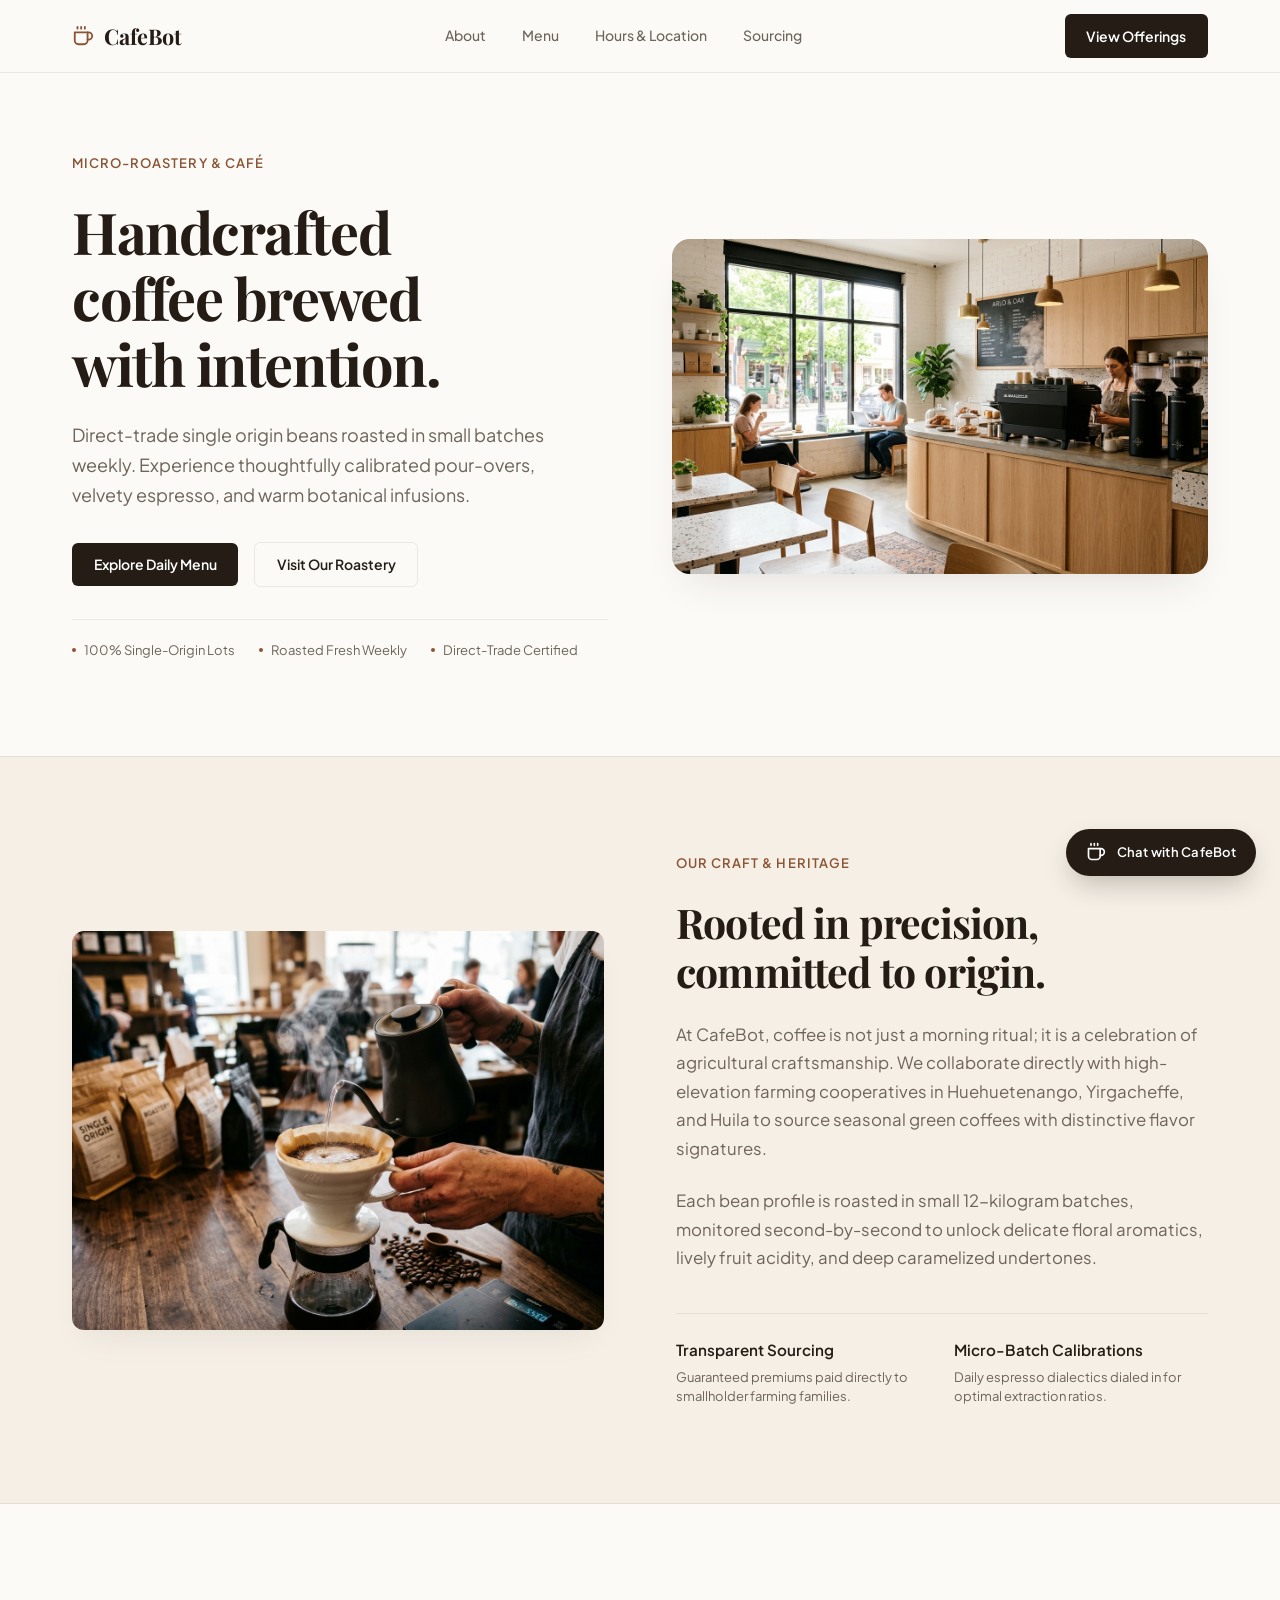
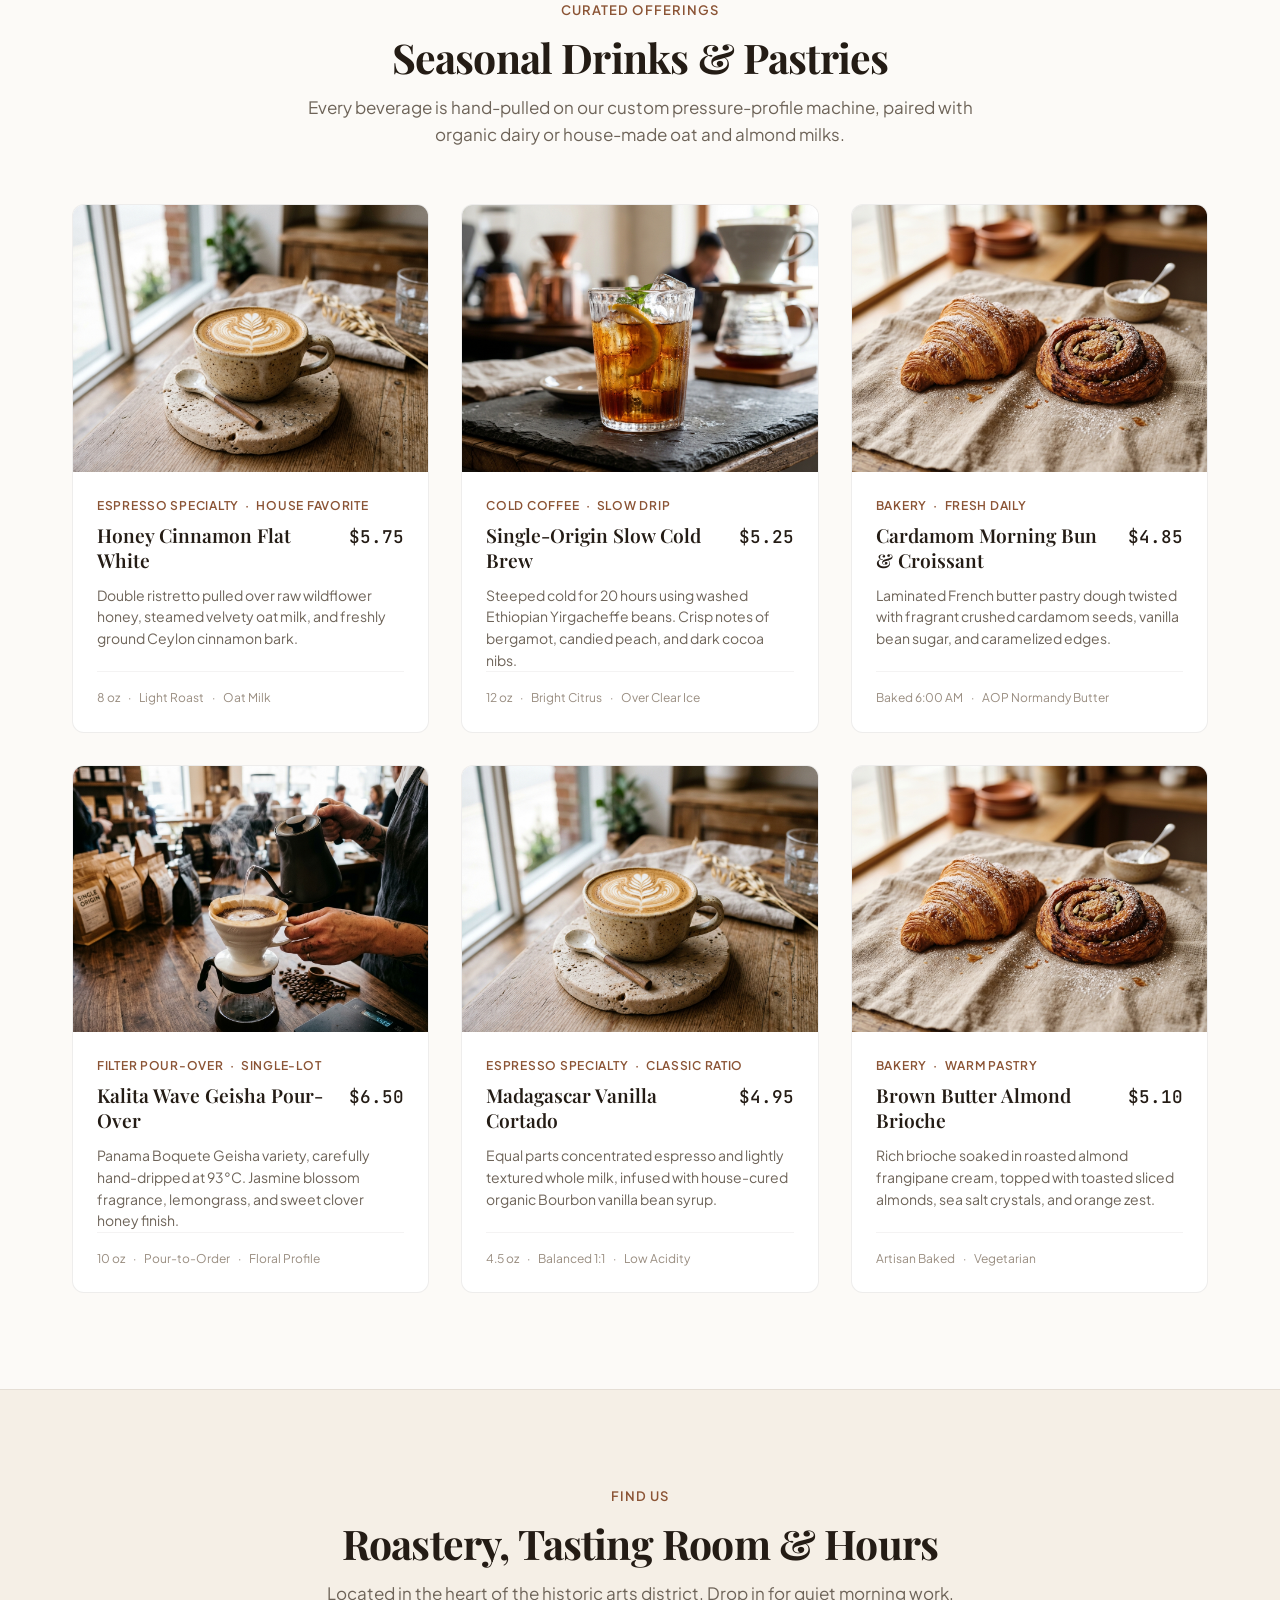
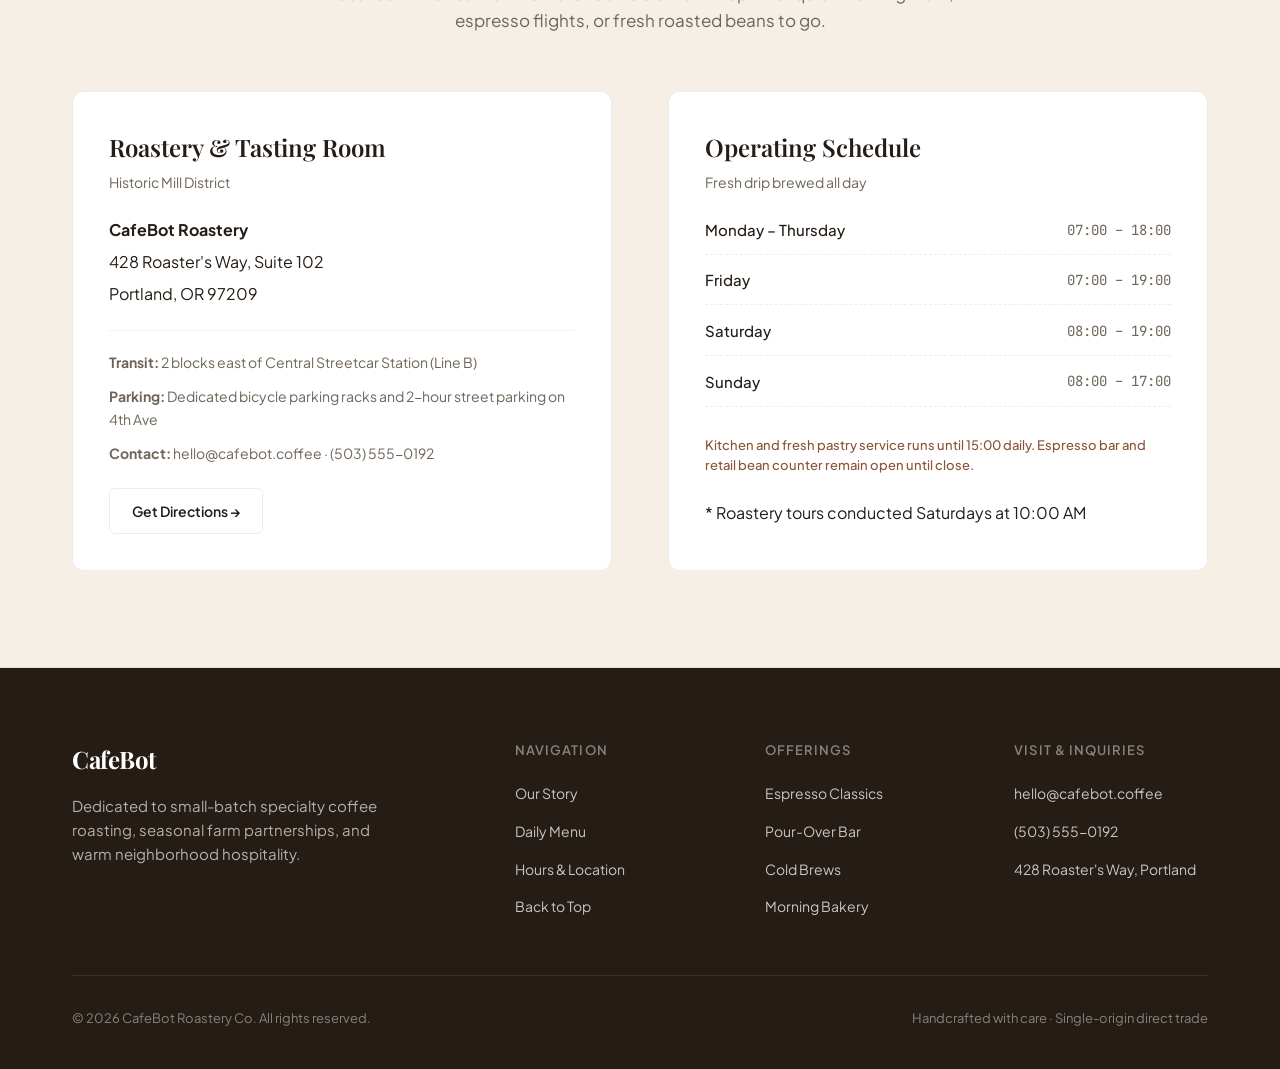
<file: frontend/index.html>
<!DOCTYPE html>
<html lang="en">
  <head>
    <meta charset="UTF-8" />
    <meta name="viewport" content="width=device-width, initial-scale=1.0" />
    <title>CafeBot - Artisanal Roastery & Café</title>
    <meta name="description" content="Artisanal specialty coffee roastery, handcrafted seasonal beverages, and fresh morning pastries." />
    <link rel="stylesheet" href="styles.css" />
  </head>
  <body>
    <!-- 1. Header (Strict Top Bar Contract: Brand Wordmark, Nav Links, Primary CTA) -->
    <header class="site-header">
      <div class="container header-container">
        <!-- Zone 1: Single text element wordmark -->
        <a href="#top" class="brand-link" aria-label="CafeBot Home">
          <svg class="brand-icon" viewBox="0 0 24 24" fill="none" stroke="currentColor" stroke-width="2" stroke-linecap="round" stroke-linejoin="round" aria-hidden="true">
            <path d="M17 8h1a4 4 0 1 1 0 8h-1"></path>
            <path d="M3 8h14v9a4 4 0 0 1-4 4H7a4 4 0 0 1-4-4Z"></path>
            <line x1="6" y1="2" x2="6" y2="4"></line>
            <line x1="10" y1="2" x2="10" y2="4"></line>
            <line x1="14" y1="2" x2="14" y2="4"></line>
          </svg>
          <span>CafeBot</span>
        </a>

        <!-- Zone 2: Concise single-line navigation links -->
        <nav class="main-nav" aria-label="Main Navigation">
          <a href="#about" class="nav-link">About</a>
          <a href="#menu" class="nav-link">Menu</a>
          <a href="#hours" class="nav-link">Hours & Location</a>
          <a href="#sourcing" class="nav-link">Sourcing</a>
        </nav>

        <!-- Zone 3: 1 Primary Action -->
        <div class="header-actions">
          <a href="#menu" class="btn btn-primary">View Offerings</a>
        </div>
      </div>
    </header>

    <main id="top">
      <!-- 2. Hero Section -->
      <section class="hero-section" aria-labelledby="hero-heading">
        <div class="container">
          <div class="hero-grid">
            <div class="hero-content">
              <span class="section-kicker">Micro-Roastery & Café</span>
              <h1 id="hero-heading" class="hero-headline">Handcrafted coffee brewed with intention.</h1>
              <p class="hero-description">
                Direct-trade single origin beans roasted in small batches weekly. Experience thoughtfully calibrated pour-overs, velvety espresso, and warm botanical infusions.
              </p>
              <div class="hero-cta-group">
                <a href="#menu" class="btn btn-primary">Explore Daily Menu</a>
                <a href="#hours" class="btn btn-secondary">Visit Our Roastery</a>
              </div>
              <div class="hero-trust-row">
                <div class="trust-item">
                  <span class="trust-dot" aria-hidden="true"></span>
                  <span>100% Single-Origin Lots</span>
                </div>
                <div class="trust-item">
                  <span class="trust-dot" aria-hidden="true"></span>
                  <span>Roasted Fresh Weekly</span>
                </div>
                <div class="trust-item">
                  <span class="trust-dot" aria-hidden="true"></span>
                  <span>Direct-Trade Certified</span>
                </div>
              </div>
            </div>
            <div class="hero-media">
              <img
                src="/src/assets/images/hero_cafe_ambiance_1794308226014.jpg"
                alt="Sunlit modern CafeBot coffee shop interior with natural oak counter and espresso equipment"
                class="hero-img"
                loading="eager"
                referrerpolicy="no-referrer"
              />
            </div>
          </div>
        </div>
      </section>

      <!-- 3. About Section -->
      <section id="about" class="about-section" aria-labelledby="about-heading">
        <div class="container">
          <div class="about-grid">
            <div class="about-media">
              <img
                src="/src/assets/images/about_coffee_craft_1794308226409.jpg"
                alt="Barista precision pour-over brewing technique with ceramic dripper and gooseneck kettle"
                class="about-img"
                loading="lazy"
                referrerpolicy="no-referrer"
              />
            </div>
            <div class="about-content">
              <span class="section-kicker">Our Craft & Heritage</span>
              <h2 id="about-heading" class="section-title">Rooted in precision, committed to origin.</h2>
              <p class="about-prose">
                At CafeBot, coffee is not just a morning ritual; it is a celebration of agricultural craftsmanship. We collaborate directly with high-elevation farming cooperatives in Huehuetenango, Yirgacheffe, and Huila to source seasonal green coffees with distinctive flavor signatures.
              </p>
              <p class="about-prose">
                Each bean profile is roasted in small 12-kilogram batches, monitored second-by-second to unlock delicate floral aromatics, lively fruit acidity, and deep caramelized undertones.
              </p>
              <div id="sourcing" class="about-values-grid">
                <div class="value-card">
                  <h4>Transparent Sourcing</h4>
                  <p>Guaranteed premiums paid directly to smallholder farming families.</p>
                </div>
                <div class="value-card">
                  <h4>Micro-Batch Calibrations</h4>
                  <p>Daily espresso dialectics dialed in for optimal extraction ratios.</p>
                </div>
              </div>
            </div>
          </div>
        </div>
      </section>

      <!-- 4. Menu Section (Product Cards: Name, Price, Description) -->
      <section id="menu" class="menu-section" aria-labelledby="menu-heading">
        <div class="container">
          <div class="section-header-centered">
            <span class="section-kicker">Curated Offerings</span>
            <h2 id="menu-heading" class="section-title">Seasonal Drinks & Pastries</h2>
            <p class="section-subtitle">
              Every beverage is hand-pulled on our custom pressure-profile machine, paired with organic dairy or house-made oat and almond milks.
            </p>
          </div>

          <div class="menu-grid">
            <!-- Product Card 1 -->
            <article class="product-card">
              <div class="product-media">
                <img
                  src="/src/assets/images/menu_signature_latte_1794308227684.jpg"
                  alt="Honey Cinnamon Flat White with rosetta latte art in speckled ceramic cup"
                  class="product-img"
                  loading="lazy"
                  referrerpolicy="no-referrer"
                />
              </div>
              <div class="product-content">
                <div class="product-meta">
                  <span>Espresso Specialty</span>
                  <span aria-hidden="true">&middot;</span>
                  <span>House Favorite</span>
                </div>
                <div class="product-header">
                  <h3 class="product-title">Honey Cinnamon Flat White</h3>
                  <span class="product-price tabular-nums">$5.75</span>
                </div>
                <p class="product-description">
                  Double ristretto pulled over raw wildflower honey, steamed velvety oat milk, and freshly ground Ceylon cinnamon bark.
                </p>
                <div class="product-specs">
                  <span>8 oz</span>
                  <span aria-hidden="true">&middot;</span>
                  <span>Light Roast</span>
                  <span aria-hidden="true">&middot;</span>
                  <span>Oat Milk</span>
                </div>
              </div>
            </article>

            <!-- Product Card 2 -->
            <article class="product-card">
              <div class="product-media">
                <img
                  src="/src/assets/images/menu_cold_brew_1794308229028.jpg"
                  alt="Single-Origin Nitro Cold Brew in fluted glass with clear ice"
                  class="product-img"
                  loading="lazy"
                  referrerpolicy="no-referrer"
                />
              </div>
              <div class="product-content">
                <div class="product-meta">
                  <span>Cold Coffee</span>
                  <span aria-hidden="true">&middot;</span>
                  <span>Slow Drip</span>
                </div>
                <div class="product-header">
                  <h3 class="product-title">Single-Origin Slow Cold Brew</h3>
                  <span class="product-price tabular-nums">$5.25</span>
                </div>
                <p class="product-description">
                  Steeped cold for 20 hours using washed Ethiopian Yirgacheffe beans. Crisp notes of bergamot, candied peach, and dark cocoa nibs.
                </p>
                <div class="product-specs">
                  <span>12 oz</span>
                  <span aria-hidden="true">&middot;</span>
                  <span>Bright Citrus</span>
                  <span aria-hidden="true">&middot;</span>
                  <span>Over Clear Ice</span>
                </div>
              </div>
            </article>

            <!-- Product Card 3 -->
            <article class="product-card">
              <div class="product-media">
                <img
                  src="/src/assets/images/menu_artisan_pastry_1794308229196.jpg"
                  alt="Golden flaky artisan croissant and cardamom morning bun"
                  class="product-img"
                  loading="lazy"
                  referrerpolicy="no-referrer"
                />
              </div>
              <div class="product-content">
                <div class="product-meta">
                  <span>Bakery</span>
                  <span aria-hidden="true">&middot;</span>
                  <span>Fresh Daily</span>
                </div>
                <div class="product-header">
                  <h3 class="product-title">Cardamom Morning Bun & Croissant</h3>
                  <span class="product-price tabular-nums">$4.85</span>
                </div>
                <p class="product-description">
                  Laminated French butter pastry dough twisted with fragrant crushed cardamom seeds, vanilla bean sugar, and caramelized edges.
                </p>
                <div class="product-specs">
                  <span>Baked 6:00 AM</span>
                  <span aria-hidden="true">&middot;</span>
                  <span>AOP Normandy Butter</span>
                </div>
              </div>
            </article>

            <!-- Product Card 4 -->
            <article class="product-card">
              <div class="product-media">
                <img
                  src="/src/assets/images/about_coffee_craft_1794308226409.jpg"
                  alt="Hand-poured single origin filter brew"
                  class="product-img"
                  loading="lazy"
                  referrerpolicy="no-referrer"
                />
              </div>
              <div class="product-content">
                <div class="product-meta">
                  <span>Filter Pour-Over</span>
                  <span aria-hidden="true">&middot;</span>
                  <span>Single-Lot</span>
                </div>
                <div class="product-header">
                  <h3 class="product-title">Kalita Wave Geisha Pour-Over</h3>
                  <span class="product-price tabular-nums">$6.50</span>
                </div>
                <p class="product-description">
                  Panama Boquete Geisha variety, carefully hand-dripped at 93°C. Jasmine blossom fragrance, lemongrass, and sweet clover honey finish.
                </p>
                <div class="product-specs">
                  <span>10 oz</span>
                  <span aria-hidden="true">&middot;</span>
                  <span>Pour-to-Order</span>
                  <span aria-hidden="true">&middot;</span>
                  <span>Floral Profile</span>
                </div>
              </div>
            </article>

            <!-- Product Card 5 -->
            <article class="product-card">
              <div class="product-media">
                <img
                  src="/src/assets/images/menu_signature_latte_1794308227684.jpg"
                  alt="Vanilla bean cortado in small glass"
                  class="product-img"
                  loading="lazy"
                  referrerpolicy="no-referrer"
                />
              </div>
              <div class="product-content">
                <div class="product-meta">
                  <span>Espresso Specialty</span>
                  <span aria-hidden="true">&middot;</span>
                  <span>Classic Ratio</span>
                </div>
                <div class="product-header">
                  <h3 class="product-title">Madagascar Vanilla Cortado</h3>
                  <span class="product-price tabular-nums">$4.95</span>
                </div>
                <p class="product-description">
                  Equal parts concentrated espresso and lightly textured whole milk, infused with house-cured organic Bourbon vanilla bean syrup.
                </p>
                <div class="product-specs">
                  <span>4.5 oz</span>
                  <span aria-hidden="true">&middot;</span>
                  <span>Balanced 1:1</span>
                  <span aria-hidden="true">&middot;</span>
                  <span>Low Acidity</span>
                </div>
              </div>
            </article>

            <!-- Product Card 6 -->
            <article class="product-card">
              <div class="product-media">
                <img
                  src="/src/assets/images/menu_artisan_pastry_1794308229196.jpg"
                  alt="Brown butter almond pastry"
                  class="product-img"
                  loading="lazy"
                  referrerpolicy="no-referrer"
                />
              </div>
              <div class="product-content">
                <div class="product-meta">
                  <span>Bakery</span>
                  <span aria-hidden="true">&middot;</span>
                  <span>Warm Pastry</span>
                </div>
                <div class="product-header">
                  <h3 class="product-title">Brown Butter Almond Brioche</h3>
                  <span class="product-price tabular-nums">$5.10</span>
                </div>
                <p class="product-description">
                  Rich brioche soaked in roasted almond frangipane cream, topped with toasted sliced almonds, sea salt crystals, and orange zest.
                </p>
                <div class="product-specs">
                  <span>Artisan Baked</span>
                  <span aria-hidden="true">&middot;</span>
                  <span>Vegetarian</span>
                </div>
              </div>
            </article>
          </div>
        </div>
      </section>

      <!-- 5. Hours and Location Section -->
      <section id="hours" class="location-section" aria-labelledby="location-heading">
        <div class="container">
          <div class="section-header-centered">
            <span class="section-kicker">Find Us</span>
            <h2 id="location-heading" class="section-title">Roastery, Tasting Room & Hours</h2>
            <p class="section-subtitle">
              Located in the heart of the historic arts district. Drop in for quiet morning work, espresso flights, or fresh roasted beans to go.
            </p>
          </div>

          <div class="location-grid">
            <!-- Location Card -->
            <div class="location-card">
              <div class="card-heading-group">
                <h3 class="card-title">Roastery & Tasting Room</h3>
                <p class="card-subtitle">Historic Mill District</p>
              </div>

              <div class="address-block">
                <div class="address-line"><strong>CafeBot Roastery</strong></div>
                <div class="address-line">428 Roaster's Way, Suite 102</div>
                <div class="address-line">Portland, OR 97209</div>
              </div>

              <div class="location-details">
                <p><strong>Transit:</strong> 2 blocks east of Central Streetcar Station (Line B)</p>
                <p><strong>Parking:</strong> Dedicated bicycle parking racks and 2-hour street parking on 4th Ave</p>
                <p><strong>Contact:</strong> hello@cafebot.coffee &middot; (503) 555-0192</p>
              </div>

              <div class="card-footer-action">
                <a
                  href="https://maps.google.com"
                  target="_blank"
                  rel="noopener noreferrer"
                  class="btn btn-secondary"
                >
                  Get Directions &rarr;
                </a>
              </div>
            </div>

            <!-- Hours Card -->
            <div class="hours-card">
              <div class="card-heading-group">
                <h3 class="card-title">Operating Schedule</h3>
                <p class="card-subtitle">Fresh drip brewed all day</p>
              </div>

              <ul class="hours-list">
                <li class="hours-row">
                  <span class="hours-day">Monday &ndash; Thursday</span>
                  <span class="hours-time">07:00 &ndash; 18:00</span>
                </li>
                <li class="hours-row">
                  <span class="hours-day">Friday</span>
                  <span class="hours-time">07:00 &ndash; 19:00</span>
                </li>
                <li class="hours-row">
                  <span class="hours-day">Saturday</span>
                  <span class="hours-time">08:00 &ndash; 19:00</span>
                </li>
                <li class="hours-row">
                  <span class="hours-day">Sunday</span>
                  <span class="hours-time">08:00 &ndash; 17:00</span>
                </li>
              </ul>

              <p class="hours-note">
                Kitchen and fresh pastry service runs until 15:00 daily. Espresso bar and retail bean counter remain open until close.
              </p>

              <div class="card-footer-action">
                <span class="text-xs text-stone-500 font-mono">
                  * Roastery tours conducted Saturdays at 10:00 AM
                </span>
              </div>
            </div>
          </div>
        </div>
      </section>
    </main>

    <!-- 6. Footer -->
    <footer class="site-footer">
      <div class="container">
        <div class="footer-grid">
          <div class="footer-brand-col">
            <span class="footer-brand">CafeBot</span>
            <p class="footer-tagline">
              Dedicated to small-batch specialty coffee roasting, seasonal farm partnerships, and warm neighborhood hospitality.
            </p>
          </div>

          <div class="footer-col">
            <h5>Navigation</h5>
            <ul class="footer-nav">
              <li><a href="#about">Our Story</a></li>
              <li><a href="#menu">Daily Menu</a></li>
              <li><a href="#hours">Hours & Location</a></li>
              <li><a href="#top">Back to Top</a></li>
            </ul>
          </div>

          <div class="footer-col">
            <h5>Offerings</h5>
            <ul class="footer-nav">
              <li><a href="#menu">Espresso Classics</a></li>
              <li><a href="#menu">Pour-Over Bar</a></li>
              <li><a href="#menu">Cold Brews</a></li>
              <li><a href="#menu">Morning Bakery</a></li>
            </ul>
          </div>

          <div class="footer-col">
            <h5>Visit & Inquiries</h5>
            <ul class="footer-nav">
              <li><a href="mailto:hello@cafebot.coffee">hello@cafebot.coffee</a></li>
              <li><a href="tel:5035550192">(503) 555-0192</a></li>
              <li><a href="#hours">428 Roaster's Way, Portland</a></li>
            </ul>
          </div>
        </div>

        <div class="footer-bottom">
          <p>&copy; 2026 CafeBot Roastery Co. All rights reserved.</p>
          <p>Handcrafted with care &middot; Single-origin direct trade</p>
        </div>
      </div>
    </footer>

    <!-- Floating CafeBot Chat Widget -->
    <div id="chat-widget-container">
      <!-- Slide-Up Window -->
      <div id="chat-window" class="chat-window" aria-hidden="true">
        <div class="chat-header">
          <div class="chat-header-info">
            <div class="chat-avatar">
              <svg viewBox="0 0 24 24" fill="none" stroke="currentColor" stroke-width="2" stroke-linecap="round" stroke-linejoin="round">
                <path d="M17 8h1a4 4 0 1 1 0 8h-1"></path>
                <path d="M3 8h14v9a4 4 0 0 1-4 4H7a4 4 0 0 1-4-4Z"></path>
                <line x1="6" y1="2" x2="6" y2="4"></line>
                <line x1="10" y1="2" x2="10" y2="4"></line>
                <line x1="14" y1="2" x2="14" y2="4"></line>
              </svg>
            </div>
            <div>
              <div class="chat-title-row">
                <h4>CafeBot</h4>
                <span class="chat-badge">Concierge</span>
              </div>
              <p class="chat-subtitle">Artisan Café Assistant</p>
            </div>
          </div>
          <button id="chat-close-btn" class="chat-close-btn" aria-label="Close Chat">
            <svg viewBox="0 0 24 24" width="20" height="20" fill="none" stroke="currentColor" stroke-width="2" stroke-linecap="round" stroke-linejoin="round">
              <line x1="18" y1="6" x2="6" y2="18"></line>
              <line x1="6" y1="6" x2="18" y2="18"></line>
            </svg>
          </button>
        </div>

        <div class="chat-quick-chips">
          <span class="quick-chip-label">Ask:</span>
          <button class="quick-chip" data-question="What's your freshest roast today?">Today's Roast</button>
          <button class="quick-chip" data-question="Tell me about the cold brew">Cold Brew</button>
          <button class="quick-chip" data-question="What are your hours?">Store Hours</button>
        </div>

        <div id="chat-messages" class="chat-messages">
          <div class="chat-message bot">
            <div class="message-bubble">
              Welcome to CafeBot Roastery! Feel free to ask about our single-origin coffees, brewing methods, or seasonal pastries.
            </div>
            <span class="message-time">Just now</span>
          </div>
        </div>

        <form id="chat-form" class="chat-input-form">
          <input
            type="text"
            id="chat-input"
            class="chat-input"
            placeholder="Ask CafeBot about coffee, hours..."
            autocomplete="off"
            required
          />
          <button type="submit" id="chat-send-btn" class="chat-send-btn" aria-label="Send message">
            <svg viewBox="0 0 24 24" width="18" height="18" fill="none" stroke="currentColor" stroke-width="2" stroke-linecap="round" stroke-linejoin="round">
              <line x1="22" y1="2" x2="11" y2="13"></line>
              <polygon points="22 2 15 22 11 13 2 9 22 2"></polygon>
            </svg>
          </button>
        </form>
      </div>

      <!-- Floating Launch Button -->
      <button id="chat-toggle-btn" class="chat-toggle-btn" aria-label="Open CafeBot chat">
        <svg class="toggle-icon-open" viewBox="0 0 24 24" width="20" height="20" fill="none" stroke="currentColor" stroke-width="2" stroke-linecap="round" stroke-linejoin="round">
          <path d="M17 8h1a4 4 0 1 1 0 8h-1"></path>
          <path d="M3 8h14v9a4 4 0 0 1-4 4H7a4 4 0 0 1-4-4Z"></path>
          <line x1="6" y1="2" x2="6" y2="4"></line>
          <line x1="10" y1="2" x2="10" y2="4"></line>
          <line x1="14" y1="2" x2="14" y2="4"></line>
        </svg>
        <span class="toggle-label">Chat with CafeBot</span>
      </button>
    </div>

    <script src="app.js"></script>
  </body>
</html>
</file>
<file: frontend/styles.css>
/* ==========================================================================
   CafeBot - Artisan Café Landing Page Stylesheet
   Designed with architectural discipline, warm artisanal tones & zero-pill restraint
   ========================================================================== */

@import url('https://fonts.googleapis.com/css2?family=Plus+Jakarta+Sans:wght@300;400;500;600;700&family=Playfair+Display:ital,wght@0,500;0,600;0,700;1,400&family=JetBrains+Mono:wght@400;500&display=swap');

:root {
  /* Color Palette - 60-30-10 Rule */
  --color-canvas: #fcfaf7;
  --color-surface: #ffffff;
  --color-surface-subtle: #f5efe6;
  --color-surface-muted: #ebe3d5;
  
  --color-text-main: #241c15;
  --color-text-muted: #6e6459;
  --color-text-soft: #998d80;
  
  --color-accent: #8b5435;
  --color-accent-hover: #704126;
  --color-accent-light: #f6eee8;
  
  --color-border: rgba(43, 33, 24, 0.08);
  --color-border-subtle: rgba(43, 33, 24, 0.05);

  /* Typography */
  --font-serif: 'Playfair Display', Georgia, serif;
  --font-sans: 'Plus Jakarta Sans', system-ui, -apple-system, sans-serif;
  --font-mono: 'JetBrains Mono', monospace;

  /* Dimensions */
  --container-max: 1200px;
  --transition-fast: 0.2s cubic-bezier(0.16, 1, 0.3, 1);
  --radius-sm: 6px;
  --radius-md: 12px;
  --radius-lg: 18px;
}

/* Base Reset & Typography */
*, *::before, *::after {
  box-sizing: border-box;
  margin: 0;
  padding: 0;
}

html {
  scroll-behavior: smooth;
  font-size: 16px;
  -webkit-font-smoothing: antialiased;
}

body {
  font-family: var(--font-sans);
  background-color: var(--color-canvas);
  color: var(--color-text-main);
  line-height: 1.6;
  overflow-x: hidden;
}

img {
  max-width: 100%;
  height: auto;
  display: block;
}

a {
  color: inherit;
  text-decoration: none;
  transition: color var(--transition-fast);
}

.tabular-nums {
  font-variant-numeric: tabular-nums;
}

.container {
  width: 100%;
  max-width: var(--container-max);
  margin-left: auto;
  margin-right: auto;
  padding-left: 2rem;
  padding-right: 2rem;
}

/* ==========================================================================
   1. Header - Strict Top Bar Contract (Brand, Nav Links, 1 Primary Action)
   ========================================================================== */
.site-header {
  position: sticky;
  top: 0;
  z-index: 50;
  background-color: rgba(252, 250, 247, 0.92);
  backdrop-filter: blur(12px);
  -webkit-backdrop-filter: blur(12px);
  border-bottom: 1px solid var(--color-border);
}

.header-container {
  display: flex;
  align-items: center;
  justify-content: space-between;
  gap: 2rem;
  height: 72px;
}

/* Brand Zone: 1-line text wordmark */
.brand-link {
  display: flex;
  align-items: center;
  gap: 0.65rem;
  font-family: var(--font-serif);
  font-size: 1.35rem;
  font-weight: 700;
  letter-spacing: -0.02em;
  color: var(--color-text-main);
  white-space: nowrap;
  flex-shrink: 0;
}

.brand-icon {
  width: 22px;
  height: 22px;
  color: var(--color-accent);
}

/* Nav Links Zone: 4-5 single-line links with subtle underline on hover */
.main-nav {
  display: flex;
  align-items: center;
  gap: 2.25rem;
}

.nav-link {
  font-size: 0.875rem;
  font-weight: 500;
  color: var(--color-text-muted);
  white-space: nowrap;
  flex-shrink: 0;
  position: relative;
  padding-bottom: 2px;
}

.nav-link::after {
  content: '';
  position: absolute;
  bottom: 0;
  left: 0;
  width: 0%;
  height: 1.5px;
  background-color: var(--color-accent);
  transition: width var(--transition-fast);
}

.nav-link:hover {
  color: var(--color-text-main);
}

.nav-link:hover::after {
  width: 100%;
}

/* Action Zone: 1 primary CTA */
.header-actions {
  display: flex;
  align-items: center;
  gap: 1rem;
  flex-shrink: 0;
}

.btn {
  display: inline-flex;
  align-items: center;
  justify-content: center;
  font-family: var(--font-sans);
  font-size: 0.875rem;
  font-weight: 600;
  padding: 0.65rem 1.35rem;
  border-radius: var(--radius-sm);
  transition: all var(--transition-fast);
  white-space: nowrap;
  cursor: pointer;
  border: none;
}

.btn-primary {
  background-color: var(--color-text-main);
  color: #ffffff;
}

.btn-primary:hover {
  background-color: var(--color-accent);
  transform: translateY(-1px);
}

.btn-secondary {
  background-color: transparent;
  color: var(--color-text-main);
  border: 1px solid var(--color-border);
}

.btn-secondary:hover {
  background-color: var(--color-surface-subtle);
  border-color: var(--color-text-muted);
}

/* Mobile Nav Toggle */
.mobile-nav-toggle {
  display: none;
  background: none;
  border: none;
  cursor: pointer;
  padding: 0.5rem;
  color: var(--color-text-main);
}

/* ==========================================================================
   2. Hero Section
   ========================================================================== */
.hero-section {
  padding: 5rem 0 6rem;
  position: relative;
  overflow: hidden;
}

.hero-grid {
  display: grid;
  grid-template-columns: 1fr 1fr;
  gap: 4rem;
  align-items: center;
}

.hero-content {
  display: flex;
  flex-direction: column;
  gap: 1.5rem;
}

.section-kicker {
  font-size: 0.8125rem;
  font-weight: 600;
  letter-spacing: 0.08em;
  text-transform: uppercase;
  color: var(--color-accent);
}

.hero-headline {
  font-family: var(--font-serif);
  font-size: clamp(2.5rem, 4.5vw, 3.75rem);
  line-height: 1.15;
  font-weight: 700;
  letter-spacing: -0.025em;
  color: var(--color-text-main);
  text-wrap: balance;
}

.hero-description {
  font-size: 1.125rem;
  color: var(--color-text-muted);
  line-height: 1.65;
  max-width: 520px;
}

.hero-cta-group {
  display: flex;
  align-items: center;
  gap: 1rem;
  margin-top: 0.5rem;
}

.hero-trust-row {
  display: flex;
  align-items: center;
  gap: 1.5rem;
  padding-top: 1.25rem;
  margin-top: 0.5rem;
  border-top: 1px solid var(--color-border);
  font-size: 0.8125rem;
  color: var(--color-text-muted);
}

.trust-item {
  display: flex;
  align-items: center;
  gap: 0.5rem;
}

.trust-dot {
  width: 4px;
  height: 4px;
  border-radius: 50%;
  background-color: var(--color-accent);
}

.hero-media {
  position: relative;
  border-radius: var(--radius-lg);
  overflow: hidden;
  box-shadow: 0 20px 40px -15px rgba(43, 33, 24, 0.12);
  background-color: var(--color-surface-subtle);
  aspect-ratio: 16 / 10;
}

.hero-img {
  width: 100%;
  height: 100%;
  object-fit: cover;
  transition: transform 0.6s cubic-bezier(0.16, 1, 0.3, 1);
}

.hero-media:hover .hero-img {
  transform: scale(1.02);
}

/* ==========================================================================
   3. About Section
   ========================================================================== */
.about-section {
  padding: 6rem 0;
  background-color: var(--color-surface-subtle);
  border-top: 1px solid var(--color-border);
  border-bottom: 1px solid var(--color-border);
}

.about-grid {
  display: grid;
  grid-template-columns: 1fr 1fr;
  gap: 4.5rem;
  align-items: center;
}

.about-media {
  position: relative;
  border-radius: var(--radius-md);
  overflow: hidden;
  aspect-ratio: 4 / 3;
  box-shadow: 0 16px 32px -12px rgba(43, 33, 24, 0.08);
  background-color: var(--color-surface);
}

.about-img {
  width: 100%;
  height: 100%;
  object-fit: cover;
}

.about-content {
  display: flex;
  flex-direction: column;
  gap: 1.5rem;
}

.section-title {
  font-family: var(--font-serif);
  font-size: clamp(2rem, 3.2vw, 2.75rem);
  line-height: 1.2;
  font-weight: 700;
  letter-spacing: -0.02em;
  color: var(--color-text-main);
  text-wrap: balance;
}

.about-prose {
  font-size: 1.05rem;
  color: var(--color-text-muted);
  line-height: 1.7;
}

.about-values-grid {
  display: grid;
  grid-template-columns: 1fr 1fr;
  gap: 1.5rem;
  margin-top: 1rem;
  padding-top: 1.5rem;
  border-top: 1px solid var(--color-border);
}

.value-card h4 {
  font-size: 0.95rem;
  font-weight: 600;
  color: var(--color-text-main);
  margin-bottom: 0.35rem;
}

.value-card p {
  font-size: 0.8125rem;
  color: var(--color-text-muted);
  line-height: 1.5;
}

/* ==========================================================================
   4. Menu Section (Product Cards: Name, Price, Description)
   ========================================================================== */
.menu-section {
  padding: 6rem 0;
}

.section-header-centered {
  text-align: center;
  max-width: 680px;
  margin: 0 auto 3.5rem auto;
  display: flex;
  flex-direction: column;
  align-items: center;
  gap: 0.75rem;
}

.section-subtitle {
  font-size: 1.0625rem;
  color: var(--color-text-muted);
  line-height: 1.6;
}

.menu-grid {
  display: grid;
  grid-template-columns: repeat(3, 1fr);
  gap: 2rem;
}

.product-card {
  background-color: var(--color-surface);
  border: 1px solid var(--color-border);
  border-radius: var(--radius-md);
  overflow: hidden;
  display: flex;
  flex-direction: column;
  transition: transform var(--transition-fast), box-shadow var(--transition-fast), border-color var(--transition-fast);
}

.product-card:hover {
  transform: translateY(-3px);
  box-shadow: 0 16px 30px -10px rgba(43, 33, 24, 0.08);
  border-color: rgba(43, 33, 24, 0.16);
}

.product-media {
  position: relative;
  aspect-ratio: 4 / 3;
  overflow: hidden;
  background-color: var(--color-surface-subtle);
}

.product-img {
  width: 100%;
  height: 100%;
  object-fit: cover;
  transition: transform 0.5s ease;
}

.product-card:hover .product-img {
  transform: scale(1.03);
}

.product-content {
  padding: 1.5rem;
  display: flex;
  flex-direction: column;
  flex-grow: 1;
}

/* Zero-Pill metadata: Clean unboxed text */
.product-meta {
  display: flex;
  align-items: center;
  gap: 0.4rem;
  font-size: 0.75rem;
  font-weight: 600;
  letter-spacing: 0.06em;
  text-transform: uppercase;
  color: var(--color-accent);
  margin-bottom: 0.5rem;
}

.product-header {
  display: flex;
  align-items: baseline;
  justify-content: space-between;
  gap: 0.75rem;
  margin-bottom: 0.5rem;
}

.product-title {
  font-family: var(--font-serif);
  font-size: 1.2rem;
  font-weight: 600;
  color: var(--color-text-main);
  line-height: 1.3;
}

.product-price {
  font-family: var(--font-mono);
  font-size: 1.1rem;
  font-weight: 500;
  color: var(--color-text-main);
  flex-shrink: 0;
}

.product-description {
  font-size: 0.875rem;
  color: var(--color-text-muted);
  line-height: 1.55;
  margin-top: 0.25rem;
}

.product-specs {
  margin-top: auto;
  padding-top: 1rem;
  display: flex;
  align-items: center;
  gap: 0.5rem;
  font-size: 0.75rem;
  color: var(--color-text-soft);
  border-top: 1px solid var(--color-border-subtle);
}

/* ==========================================================================
   5. Hours & Location Section
   ========================================================================== */
.location-section {
  padding: 6rem 0;
  background-color: var(--color-surface-subtle);
  border-top: 1px solid var(--color-border);
  border-bottom: 1px solid var(--color-border);
}

.location-grid {
  display: grid;
  grid-template-columns: 1fr 1fr;
  gap: 3.5rem;
}

.location-card, .hours-card {
  background-color: var(--color-surface);
  border: 1px solid var(--color-border);
  border-radius: var(--radius-md);
  padding: 2.25rem;
  display: flex;
  flex-direction: column;
  gap: 1.5rem;
}

.card-heading-group {
  display: flex;
  flex-direction: column;
  gap: 0.35rem;
}

.card-title {
  font-family: var(--font-serif);
  font-size: 1.5rem;
  font-weight: 600;
  color: var(--color-text-main);
}

.card-subtitle {
  font-size: 0.875rem;
  color: var(--color-text-muted);
}

.address-block {
  display: flex;
  flex-direction: column;
  gap: 0.5rem;
  font-size: 1rem;
  color: var(--color-text-main);
}

.address-line {
  line-height: 1.5;
}

.location-details {
  display: flex;
  flex-direction: column;
  gap: 0.75rem;
  padding-top: 1.25rem;
  border-top: 1px solid var(--color-border-subtle);
  font-size: 0.875rem;
  color: var(--color-text-muted);
}

.hours-list {
  list-style: none;
  display: flex;
  flex-direction: column;
  gap: 0.85rem;
}

.hours-row {
  display: flex;
  align-items: center;
  justify-content: space-between;
  padding-bottom: 0.75rem;
  border-bottom: 1px dashed var(--color-border);
  font-size: 0.9375rem;
}

.hours-day {
  font-weight: 500;
  color: var(--color-text-main);
}

.hours-time {
  font-family: var(--font-mono);
  font-size: 0.875rem;
  color: var(--color-text-muted);
}

.hours-note {
  font-size: 0.8125rem;
  color: var(--color-accent);
  font-weight: 500;
  margin-top: 0.25rem;
}

/* ==========================================================================
   6. Footer
   ========================================================================== */
.site-footer {
  background-color: var(--color-text-main);
  color: #ffffff;
  padding: 4.5rem 0 2.5rem;
}

.footer-grid {
  display: grid;
  grid-template-columns: 2fr 1fr 1fr 1fr;
  gap: 3.5rem;
  margin-bottom: 3.5rem;
}

.footer-brand-col {
  display: flex;
  flex-direction: column;
  gap: 1rem;
}

.footer-brand {
  font-family: var(--font-serif);
  font-size: 1.5rem;
  font-weight: 700;
  letter-spacing: -0.02em;
  color: #ffffff;
}

.footer-tagline {
  font-size: 0.9375rem;
  color: rgba(255, 255, 255, 0.65);
  line-height: 1.6;
  max-width: 340px;
}

.footer-col h5 {
  font-size: 0.8125rem;
  font-weight: 600;
  letter-spacing: 0.08em;
  text-transform: uppercase;
  color: rgba(255, 255, 255, 0.45);
  margin-bottom: 1.25rem;
}

.footer-nav {
  list-style: none;
  display: flex;
  flex-direction: column;
  gap: 0.75rem;
}

.footer-nav a {
  font-size: 0.875rem;
  color: rgba(255, 255, 255, 0.75);
}

.footer-nav a:hover {
  color: #ffffff;
}

.footer-bottom {
  padding-top: 2rem;
  border-top: 1px solid rgba(255, 255, 255, 0.1);
  display: flex;
  align-items: center;
  justify-content: space-between;
  font-size: 0.8125rem;
  color: rgba(255, 255, 255, 0.45);
}

/* ==========================================================================
   Responsive Breakpoints
   ========================================================================== */
@media (max-width: 1024px) {
  .menu-grid {
    grid-template-columns: repeat(2, 1fr);
  }

  .footer-grid {
    grid-template-columns: 1fr 1fr;
    gap: 2.5rem;
  }
}

@media (max-width: 768px) {
  .container {
    padding-left: 1.25rem;
    padding-right: 1.25rem;
  }

  .main-nav {
    display: none;
  }

  .mobile-nav-toggle {
    display: block;
  }

  .hero-grid,
  .about-grid,
  .location-grid {
    grid-template-columns: 1fr;
    gap: 2.5rem;
  }

  .hero-section {
    padding: 3rem 0 4rem;
  }

  .menu-grid {
    grid-template-columns: 1fr;
    gap: 1.5rem;
  }

  .footer-grid {
    grid-template-columns: 1fr;
    gap: 2rem;
  }

  .footer-bottom {
    flex-direction: column;
    gap: 1rem;
    text-align: center;
  }
}

/* ==========================================================================
   7. Floating CafeBot Chat Widget
   ========================================================================== */
#chat-widget-container {
  position: fixed;
  bottom: 1.5rem;
  right: 1.5rem;
  z-index: 100;
}

.chat-toggle-btn {
  display: inline-flex;
  align-items: center;
  gap: 0.65rem;
  padding: 0.85rem 1.25rem;
  background-color: var(--color-text-main);
  color: #ffffff;
  border: none;
  border-radius: 9999px;
  cursor: pointer;
  box-shadow: 0 12px 28px -6px rgba(43, 33, 24, 0.28);
  font-family: var(--font-sans);
  font-size: 0.8125rem;
  font-weight: 600;
  letter-spacing: 0.02em;
  transition: all var(--transition-fast);
}

.chat-toggle-btn:hover {
  background-color: var(--color-accent);
  transform: translateY(-2px);
  box-shadow: 0 16px 32px -6px rgba(43, 33, 24, 0.35);
}

.chat-toggle-btn.active {
  background-color: #3b2f27;
}

.chat-window {
  position: fixed;
  bottom: 5.5rem;
  right: 1.5rem;
  width: 380px;
  height: 520px;
  max-height: calc(100vh - 7rem);
  background-color: var(--color-canvas);
  border: 1px solid var(--color-border);
  border-radius: var(--radius-lg);
  box-shadow: 0 24px 48px -12px rgba(43, 33, 24, 0.22);
  display: flex;
  flex-direction: column;
  overflow: hidden;
  opacity: 0;
  pointer-events: none;
  transform: translateY(12px) scale(0.98);
  transition: opacity 0.2s cubic-bezier(0.16, 1, 0.3, 1), transform 0.2s cubic-bezier(0.16, 1, 0.3, 1);
  z-index: 101;
}

.chat-window.open {
  opacity: 1;
  pointer-events: all;
  transform: translateY(0) scale(1);
}

.chat-header {
  background-color: var(--color-text-main);
  color: #ffffff;
  padding: 1rem 1.25rem;
  display: flex;
  align-items: center;
  justify-content: space-between;
}

.chat-header-info {
  display: flex;
  align-items: center;
  gap: 0.75rem;
}

.chat-avatar {
  width: 36px;
  height: 36px;
  border-radius: 50%;
  background-color: var(--color-accent);
  color: #ffffff;
  display: flex;
  align-items: center;
  justify-content: center;
}

.chat-avatar svg {
  width: 18px;
  height: 18px;
}

.chat-title-row {
  display: flex;
  align-items: center;
  gap: 0.4rem;
}

.chat-title-row h4 {
  font-family: var(--font-serif);
  font-size: 1rem;
  font-weight: 600;
}

.chat-badge {
  font-family: var(--font-mono);
  font-size: 0.625rem;
  text-transform: uppercase;
  padding: 0.1rem 0.4rem;
  border-radius: 4px;
  background-color: rgba(255, 255, 255, 0.12);
  color: rgba(255, 255, 255, 0.8);
}

.chat-subtitle {
  font-size: 0.75rem;
  color: rgba(255, 255, 255, 0.6);
}

.chat-close-btn {
  background: none;
  border: none;
  color: rgba(255, 255, 255, 0.6);
  cursor: pointer;
  padding: 0.35rem;
  border-radius: 6px;
  transition: color var(--transition-fast), background var(--transition-fast);
}

.chat-close-btn:hover {
  color: #ffffff;
  background-color: rgba(255, 255, 255, 0.1);
}

.chat-quick-chips {
  padding: 0.5rem 0.85rem;
  background-color: var(--color-surface-subtle);
  border-bottom: 1px solid var(--color-border);
  display: flex;
  align-items: center;
  gap: 0.5rem;
  overflow-x: auto;
  white-space: nowrap;
}

.quick-chip-label {
  font-size: 0.6875rem;
  color: var(--color-text-muted);
  font-weight: 600;
}

.quick-chip {
  font-size: 0.6875rem;
  font-family: var(--font-sans);
  padding: 0.25rem 0.65rem;
  border-radius: 9999px;
  background-color: #ffffff;
  border: 1px solid var(--color-border);
  color: var(--color-text-main);
  cursor: pointer;
  transition: all var(--transition-fast);
}

.quick-chip:hover {
  background-color: var(--color-accent-light);
  border-color: var(--color-accent);
  color: var(--color-accent);
}

.chat-messages {
  flex: 1;
  overflow-y: auto;
  padding: 1rem;
  display: flex;
  flex-direction: column;
  gap: 0.85rem;
}

.chat-message {
  display: flex;
  flex-direction: column;
  max-width: 82%;
}

.chat-message.user {
  align-self: flex-end;
  align-items: flex-end;
}

.chat-message.bot {
  align-self: flex-start;
  align-items: flex-start;
}

.message-bubble {
  padding: 0.65rem 0.95rem;
  border-radius: 14px;
  font-size: 0.875rem;
  line-height: 1.55;
  box-shadow: 0 1px 3px rgba(43, 33, 24, 0.04);
}

.chat-message.user .message-bubble {
  background-color: var(--color-text-main);
  color: #ffffff;
  border-bottom-right-radius: 2px;
}

.chat-message.bot .message-bubble {
  background-color: #ffffff;
  color: var(--color-text-main);
  border: 1px solid var(--color-border);
  border-bottom-left-radius: 2px;
}

.message-time {
  font-size: 0.625rem;
  color: var(--color-text-soft);
  margin-top: 0.25rem;
  padding: 0 0.25rem;
}

.chat-input-form {
  padding: 0.75rem;
  background-color: #ffffff;
  border-top: 1px solid var(--color-border);
  display: flex;
  align-items: center;
  gap: 0.5rem;
}

.chat-input {
  flex: 1;
  padding: 0.6rem 0.85rem;
  border-radius: var(--radius-sm);
  border: 1px solid var(--color-border);
  font-family: var(--font-sans);
  font-size: 0.875rem;
  background-color: var(--color-canvas);
  color: var(--color-text-main);
  outline: none;
  transition: border-color var(--transition-fast), box-shadow var(--transition-fast);
}

.chat-input:focus {
  border-color: var(--color-accent);
  box-shadow: 0 0 0 1px var(--color-accent);
}

.chat-send-btn {
  width: 38px;
  height: 38px;
  border-radius: var(--radius-sm);
  background-color: var(--color-text-main);
  color: #ffffff;
  border: none;
  display: flex;
  align-items: center;
  justify-content: center;
  cursor: pointer;
  transition: all var(--transition-fast);
  flex-shrink: 0;
}

.chat-send-btn:hover {
  background-color: var(--color-accent);
}

@media (max-width: 640px) {
  #chat-widget-container {
    bottom: 1rem;
    right: 1rem;
  }

  .chat-window {
    right: 1rem;
    left: 1rem;
    bottom: 4.75rem;
    width: auto;
    height: 480px;
  }
}
</file>
